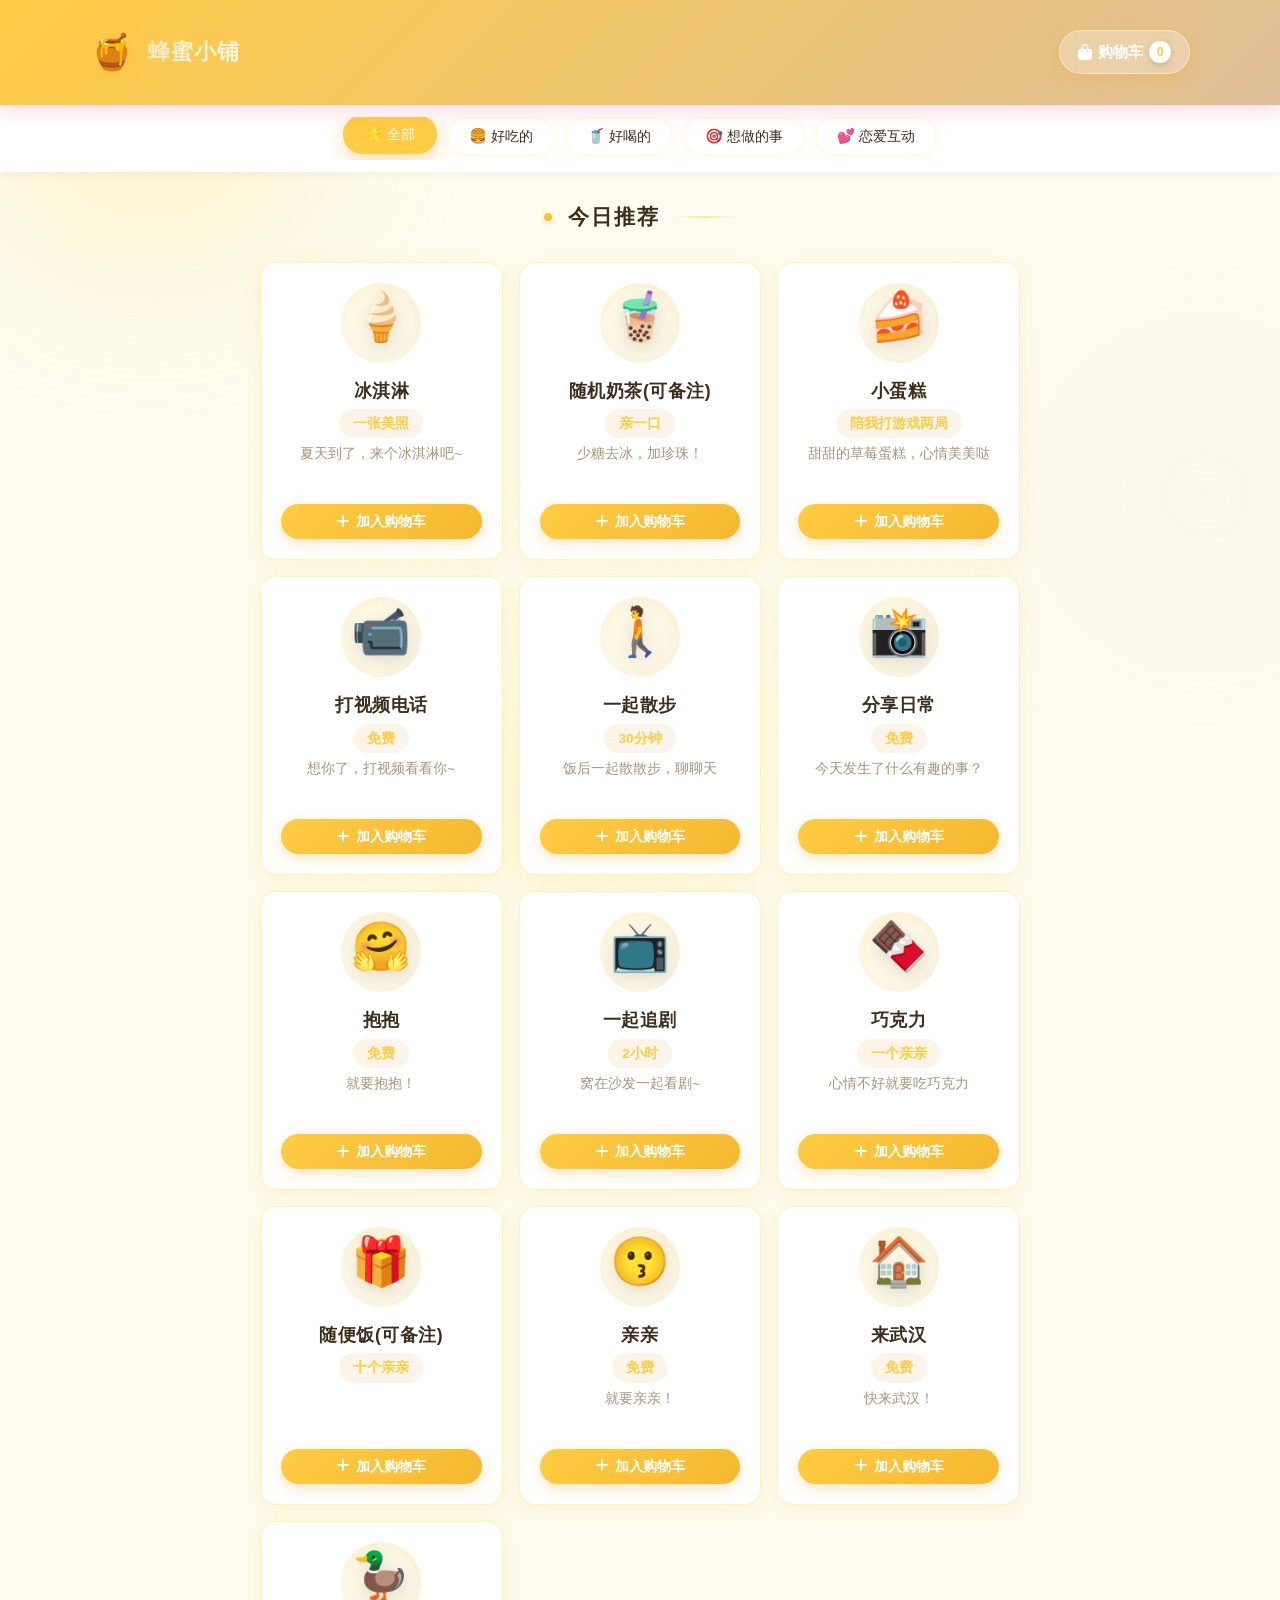
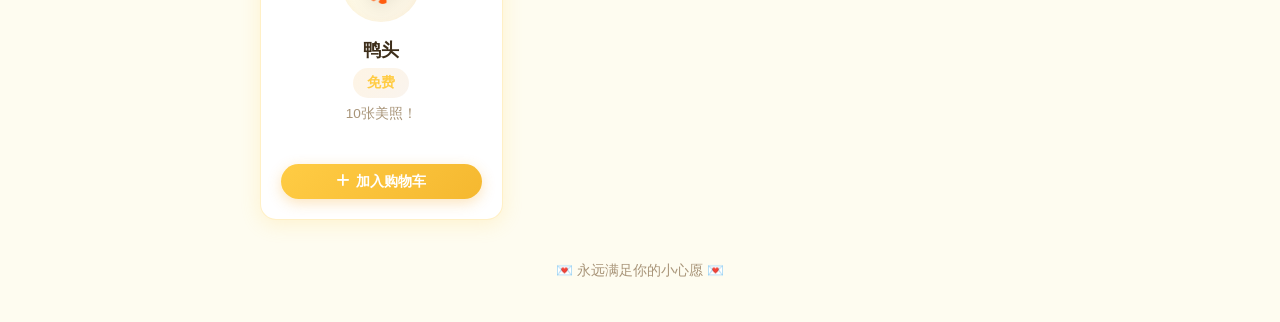
<file: index.html>
<!DOCTYPE html>
<html lang="zh-CN">
<head>
    <meta charset="UTF-8">
    <meta name="viewport" content="width=device-width, initial-scale=1.0">
    <title>🍯 蜂蜜小铺</title>
    <link rel="stylesheet" href="css/style.css">
    <link rel="stylesheet" href="css/fontawesome-free-6.7.2-web/css/all.min.css">

</head>
<body>
    <!-- 背景装饰 -->
    <div class="bg-decor">
        <div class="blob blob-1"></div>
        <div class="blob blob-2"></div>
        <div class="blob blob-3"></div>
    </div>

    <!-- 浮动爱心容器 -->
    <div class="hearts-container" id="heartsContainer"></div>

    <!-- 顶部导航 -->
    <header class="header">
        <div class="header-inner">
            <div class="header-left">
                <div class="logo-wrap">
                    <span class="logo-icon">🍯</span>
                    <div class="logo-text">
                        <h1 class="logo-title">蜂蜜小铺</h1>
                    </div>
                </div>
            </div>
            <div class="header-right">
                <button class="btn-cart" onclick="toggleCart()">
                    <span class="btn-cart-icon">
                        <i class="fas fa-shopping-bag"></i>
                    </span>
                    <span class="btn-cart-text">购物车</span>
                    <span class="cart-badge" id="cartBadge">0</span>
                </button>
            </div>
        </div>
    </header>

    <!-- 分类导航 -->
    <nav class="category-nav">
        <div class="category-list" id="categoryList"></div>
    </nav>

    <!-- 主内容区 -->
    <main class="main-content">
        <div class="section-title">
            <span class="title-dot"></span>
            <h2>今日推荐</h2>
            <span class="title-line"></span>
        </div>
        <div class="products-grid" id="productsGrid"></div>
    </main>

    <!-- 底部 -->
    <footer class="footer">
        <p>💌 永远满足你的小心愿 💌</p>
    </footer>

    <!-- 购物车侧边栏 -->
    <div class="cart-overlay" id="cartOverlay" onclick="toggleCart()"></div>
    <aside class="cart-sidebar" id="cartSidebar">
        <div class="cart-header">
            <div class="cart-header-title">
                <span class="cart-header-icon">🛒</span>
                <h2>我的购物车</h2>
            </div>
            <button class="btn-close" onclick="toggleCart()">
                <i class="fas fa-times"></i>
            </button>
        </div>
        <div class="cart-items" id="cartItems">
            <div class="cart-empty-state">
                <div class="cart-empty-emoji">🛍️</div>
                <p class="cart-empty-text">购物车空空如也~</p>
                <p class="cart-empty-sub">快去选点什么吧！</p>
            </div>
        </div>
        <div class="cart-footer" id="cartFooter" style="display:none;">
            <div class="cart-summary">
                <div class="cart-summary-row">
                    <span>商品件数</span>
                    <span class="cart-summary-value">共 <strong id="cartCount">0</strong> 件</span>
                </div>
            </div>
            <div class="cart-note-wrap">
                <label class="cart-note-label">
                    <i class="fas fa-pen"></i> 给男朋友留个言
                </label>
                <textarea class="cart-note" id="cartNote" placeholder="写点什么甜甜的话吧..." rows="2"></textarea>
            </div>
            <button class="btn-submit-order" onclick="submitOrder()">
                <span class="btn-submit-icon">
                    <i class="fas fa-paper-plane"></i>
                </span>
                <span>下单啦~</span>
                <span class="btn-shine"></span>
            </button>
        </div>
    </aside>

    <!-- Toast 提示 -->
    <div class="toast" id="toast">
        <span class="toast-icon" id="toastIcon">✓</span>
        <span class="toast-text" id="toastText"></span>
    </div>

    <script src="js/data.js"></script>
    <script src="js/app.js"></script>
</body>
</html>
</file>
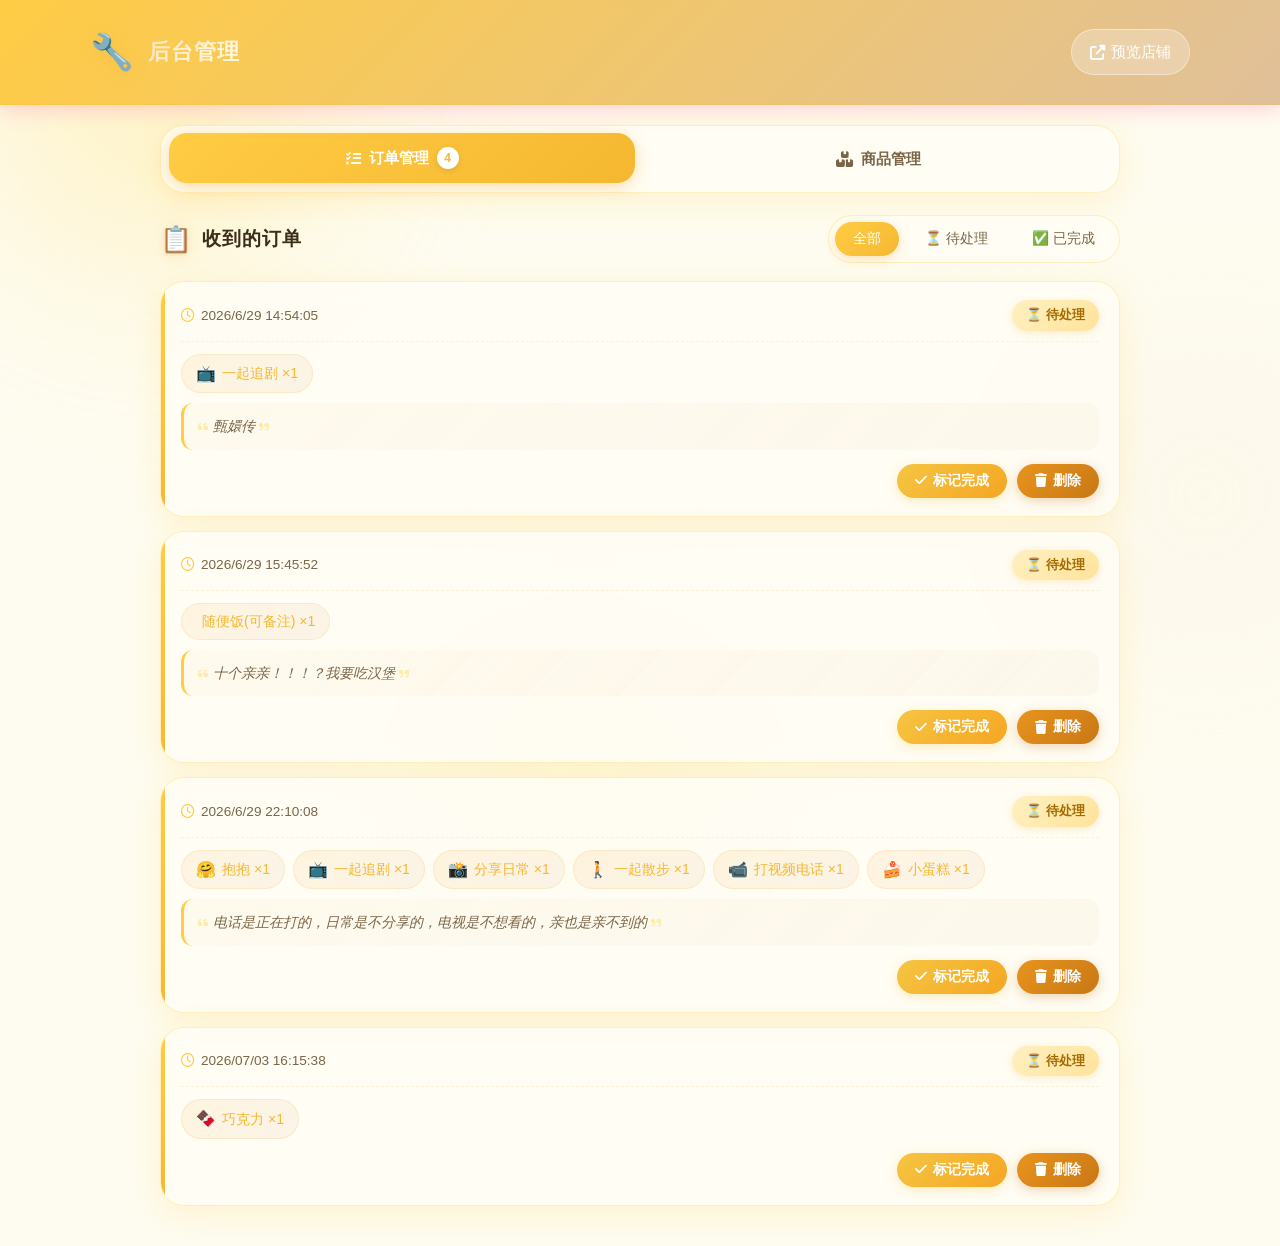
<file: admin.html>
<!DOCTYPE html>
<html lang="zh-CN">
<head>
    <meta charset="UTF-8">
    <meta name="viewport" content="width=device-width, initial-scale=1.0">
    <title>🐝 蜂蜜小铺 - 后台管理</title>
    <link rel="stylesheet" href="css/style.css">
    <link rel="stylesheet" href="css/admin.css">
    <link rel="stylesheet" href="css/fontawesome-free-6.7.2-web/css/all.min.css">
</head>
<body>
    <!-- 背景装饰 -->
    <div class="bg-decor">
        <div class="blob blob-1"></div>
        <div class="blob blob-2"></div>
        <div class="blob blob-3"></div>
    </div>

    <!-- 顶部导航 -->
    <header class="header admin-header">
        <div class="header-inner">
            <div class="header-left">
                <div class="logo-wrap">
                    <span class="logo-icon">🔧 </span>
                    <div class="logo-text">
                        <h1 class="logo-title">后台管理</h1>
                    </div>
                </div>
            </div>
            <div class="header-right">
                <a href="index.html" class="btn-outline" target="_blank">
                    <i class="fas fa-external-link-alt"></i> 预览店铺
                </a>
            </div>
        </div>
    </header>

    <div class="admin-container">
        <!-- Tab切换 -->
        <div class="admin-tabs">
            <button class="tab-btn active" onclick="switchTab('orders')">
                <span class="tab-icon"><i class="fas fa-list-check"></i></span>
                <span class="tab-text">订单管理</span>
                <span class="tab-badge" id="orderBadge">0</span>
            </button>
            <button class="tab-btn" onclick="switchTab('products')">
                <span class="tab-icon"><i class="fas fa-boxes"></i></span>
                <span class="tab-text">商品管理</span>
            </button>
        </div>

        <!-- 订单管理面板 -->
        <div class="tab-panel active" id="ordersPanel">
            <div class="panel-header">
                <div class="panel-title">
                    <span class="title-emoji">📋</span>
                    <h2>收到的订单</h2>
                </div>
                <div class="filter-btns">
                    <button class="filter-btn active" onclick="filterOrders('all')">全部</button>
                    <button class="filter-btn" onclick="filterOrders('pending')">⏳ 待处理</button>
                    <button class="filter-btn" onclick="filterOrders('done')">✅ 已完成</button>
                </div>
            </div>
            <div class="orders-list" id="ordersList">
                <div class="empty-state">
                    <div class="empty-emoji">💌</div>
                    <p class="empty-text">暂无订单~</p>
                    <p class="empty-sub">快让她来下单吧！</p>
                </div>
            </div>
        </div>

        <!-- 商品管理面板 -->
        <div class="tab-panel" id="productsPanel">
            <div class="panel-header">
                <div class="panel-title">
                    <span class="title-emoji">📦</span>
                    <h2>商品管理</h2>
                </div>
                <button class="btn-primary" onclick="showAddProduct()">
                    <i class="fas fa-plus"></i> 添加商品
                </button>
            </div>
            <div class="products-admin-list" id="productsAdminList"></div>
        </div>
    </div>

    <!-- 商品编辑弹窗 -->
    <div class="modal-overlay" id="productModal">
        <div class="modal">
            <div class="modal-header">
                <div class="modal-title-wrap">
                    <span class="modal-title-icon" id="modalIcon">➕</span>
                    <h3 id="modalTitle">添加商品</h3>
                </div>
                <button class="btn-close" onclick="closeProductModal()">
                    <i class="fas fa-times"></i>
                </button>
            </div>
            <div class="modal-body">
                <input type="hidden" id="editProductId">

                <div class="form-group">
                    <label><i class="fas fa-cookie-bite"></i> 商品名称</label>
                    <input type="text" id="productName" placeholder="如：冰淇淋🍦">
                </div>

                <div class="form-group">
                    <label><i class="fas fa-folder-open"></i> 分类</label>
                    <select id="productCategory">
                        <option value="food">🍔 好吃的</option>
                        <option value="drink">🥤 好喝的</option>
                        <option value="activity">🎯 想做的事</option>
                        <option value="love">💕 恋爱互动</option>
                    </select>
                </div>

                <div class="form-group">
                    <label><i class="fas fa-tag"></i> 价格（或描述）</label>
                    <input type="text" id="productPrice" placeholder="如：免费 / ¥15 / 一个抱抱">
                </div>

                <div class="form-group">
                    <label><i class="fas fa-face-smile"></i> Emoji图标</label>
                    <input type="text" id="productEmoji" placeholder="如：🍦" maxlength="4">
                </div>

                <div class="form-group">
                    <label><i class="fas fa-align-left"></i> 描述</label>
                    <textarea id="productDesc" rows="2" placeholder="简单描述一下这个商品~"></textarea>
                </div>
            </div>
            <div class="modal-footer">
                <button class="btn-outline" onclick="closeProductModal()">
                    <i class="fas fa-times"></i> 取消
                </button>
                <button class="btn-primary" id="btnSaveProduct" onclick="saveProduct()">
                    <i class="fas fa-check"></i> 保存
                </button>
            </div>
        </div>
    </div>

    <!-- Toast 提示 -->
    <div class="toast" id="toast">
        <span class="toast-icon"><i class="fas fa-check"></i></span>
        <span class="toast-text"></span>
    </div>

    <script src="js/data.js"></script>
    <script>
        // ========== 后台管理逻辑（内嵌版） ==========
        var currentTab = 'orders';
        var orderFilter = 'all';
        var editingProductId = null;
        var unsubscribeOrders = null;

        document.addEventListener('DOMContentLoaded', function () {
            initDefaultProducts().then(function () {
                return getOrders();
            }).then(function (orders) {
                renderOrdersFromData(orders);
                updateOrderBadge();
                startOrdersListener();
                renderProductsAdmin();
            });
        });

        function switchTab(tab) {
            currentTab = tab;
            document.querySelectorAll('.tab-btn').forEach(function (b) { b.classList.remove('active'); });
            document.querySelectorAll('.tab-panel').forEach(function (p) { p.classList.remove('active'); });
            var btns = document.querySelectorAll('.tab-btn');
            if (tab === 'orders') btns[0].classList.add('active');
            else btns[1].classList.add('active');
            document.getElementById(tab === 'orders' ? 'ordersPanel' : 'productsPanel').classList.add('active');
            if (tab === 'orders') getOrders().then(function (orders) { renderOrdersFromData(orders); });
            if (tab === 'products') renderProductsAdmin();
        }

        function startOrdersListener() {
            unsubscribeOrders = onOrdersSnapshot(function (orders) {
                renderOrdersFromData(orders);
                updateOrderBadge();
            });
        }

        function renderOrdersFromData(orders) {
            var filtered = orderFilter === 'all' ? orders : orders.filter(function (o) { return o.status === orderFilter; });
            renderOrderCards(filtered);
        }

        function renderOrderCards(filtered) {
            var container = document.getElementById('ordersList');
            if (filtered.length === 0) {
                container.innerHTML = '<div class="empty-state"><div class="empty-emoji">�</div><p class="empty-text">暂无订单~</p><p class="empty-sub">快让她来下单吧！</p></div>';
                return;
            }
            // 最新订单在最上面
            var sorted = filtered.slice().reverse();
            container.innerHTML = sorted.map(function (order) {
                var itemsHTML = order.items.map(function (item) {
                    return '<span class="order-item-tag"><span class="tag-emoji">' + (item.emoji || '') + '</span>' + item.name + ' ×' + item.qty + '</span>';
                }).join('');
                var noteHTML = order.note ? '<div class="order-note"><i class="fas fa-quote-left"></i> ' + escapeHtml(order.note) + ' <i class="fas fa-quote-right"></i></div>' : '';
                var doneBtn = order.status === 'pending' ?
                    '<button class="btn-sm btn-done" onclick="doneOrder(\'' + order._firestoreId + '\')"><i class="fas fa-check"></i> 标记完成</button>' : '';
                return '<div class="order-card ' + order.status + '">' +
                    '<div class="order-card-header">' +
                    '<span class="order-time"><i class="far fa-clock"></i> ' + (order.timeDisplay || '') + '</span>' +
                    '<span class="order-status ' + order.status + '">' + (order.status === 'pending' ? '⏳ 待处理' : '✅ 已完成') + '</span>' +
                    '</div>' +
                    '<div class="order-items">' + itemsHTML + '</div>' +
                    noteHTML +
                    '<div class="order-actions">' + doneBtn +
                    '<button class="btn-sm btn-delete" onclick="removeOrder(\'' + order._firestoreId + '\')"><i class="fas fa-trash"></i> 删除</button>' +
                    '</div>' +
                    '</div>';
            }).join('');
        }

        function escapeHtml(str) {
            var div = document.createElement('div');
            div.textContent = str;
            return div.innerHTML;
        }

        function filterOrders(filter) {
            orderFilter = filter;
            document.querySelectorAll('.filter-btn').forEach(function (b) { b.classList.remove('active'); });
            var btns = document.querySelectorAll('.filter-btn');
            if (filter === 'all') btns[0].classList.add('active');
            else if (filter === 'pending') btns[1].classList.add('active');
            else btns[2].classList.add('active');
            getOrders().then(function (orders) { renderOrdersFromData(orders); });
        }

        function doneOrder(id) {
            markOrderDone(id).then(function () {
                getOrders().then(function (orders) { renderOrdersFromData(orders); });
                updateOrderBadge();
                showToast('已标记为完成 ✅', 'success');
            });
        }

        function removeOrder(id) {
            if (confirm('确定要删除这个订单吗？')) {
                deleteOrder(id).then(function () {
                    getOrders().then(function (orders) { renderOrdersFromData(orders); });
                    updateOrderBadge();
                    showToast('订单已删除', 'success');
                });
            }
        }

        function updateOrderBadge() {
            getPendingCount().then(function (count) {
                var badge = document.getElementById('orderBadge');
                if (badge) {
                    badge.textContent = count;
                    badge.style.display = count > 0 ? 'inline-flex' : 'none';
                }
            });
        }

        function renderProductsAdmin() {
            getProducts().then(function (products) {
                var container = document.getElementById('productsAdminList');
                if (products.length === 0) {
                    container.innerHTML = '<div class="empty-state"><div class="empty-emoji">📦</div><p class="empty-text">还没有商品~</p><p class="empty-sub">点击右上角添加吧！</p></div>';
                    return;
                }
                container.innerHTML = products.map(function (p) {
                    var catInfo = (CATEGORIES[p.category] ? CATEGORIES[p.category].icon + ' ' + CATEGORIES[p.category].name : p.category);
                    return '<div class="product-admin-item">' +
                        '<div class="product-admin-emoji-wrap"><span class="product-admin-emoji">' + (p.emoji || '🎁') + '</span></div>' +
                        '<div class="product-admin-info">' +
                        '<div class="product-admin-name">' + escapeHtml(p.name) + '</div>' +
                        '<div class="product-admin-meta"><span class="meta-tag">' + catInfo + '</span><span class="meta-divider">·</span><span class="meta-price">' + escapeHtml(p.price) + '</span>' + (p.desc ? '<span class="meta-divider">·</span><span class="meta-desc">' + escapeHtml(p.desc) + '</span>' : '') + '</div>' +
                        '</div>' +
                        '<div class="product-admin-actions">' +
                        '<button class="btn-icon" title="编辑" onclick="editProduct(' + p.id + ')"><i class="fas fa-pen"></i></button>' +
                        '<button class="btn-icon danger" title="删除" onclick="removeProduct(' + p.id + ')"><i class="fas fa-trash"></i></button>' +
                        '</div>' +
                        '</div>';
                }).join('');
            });
        }

        function showAddProduct() {
            editingProductId = null;
            document.getElementById('modalTitle').textContent = '添加商品';
            document.getElementById('modalIcon').textContent = '➕';
            document.getElementById('btnSaveProduct').innerHTML = '<i class="fas fa-plus"></i> 添加';
            clearProductForm();
            document.getElementById('productModal').classList.add('show');
        }

        function editProduct(id) {
            getProducts().then(function (products) {
                var product = products.find(function (p) { return p.id === id; });
                if (!product) return;
                editingProductId = id;
                document.getElementById('modalTitle').textContent = '编辑商品';
                document.getElementById('modalIcon').textContent = '✏️';
                document.getElementById('btnSaveProduct').innerHTML = '<i class="fas fa-check"></i> 保存修改';
                document.getElementById('editProductId').value = id;
                document.getElementById('productName').value = product.name;
                document.getElementById('productCategory').value = product.category;
                document.getElementById('productPrice').value = product.price;
                document.getElementById('productEmoji').value = product.emoji || '';
                document.getElementById('productDesc').value = product.desc || '';
                document.getElementById('productModal').classList.add('show');
            });
        }

        function closeProductModal() { document.getElementById('productModal').classList.remove('show'); clearProductForm(); }
        function clearProductForm() {
            document.getElementById('editProductId').value = '';
            document.getElementById('productName').value = '';
            document.getElementById('productCategory').value = 'food';
            document.getElementById('productPrice').value = '';
            document.getElementById('productEmoji').value = '';
            document.getElementById('productDesc').value = '';
        }

        function saveProduct() {
            var name = document.getElementById('productName').value.trim();
            var category = document.getElementById('productCategory').value;
            var price = document.getElementById('productPrice').value.trim();
            var emoji = document.getElementById('productEmoji').value.trim();
            var desc = document.getElementById('productDesc').value.trim();
            if (!name) { showToast('请输入商品名称', 'error'); return; }
            if (!price) { showToast('请输入价格或描述', 'error'); return; }
            var id = document.getElementById('editProductId').value;
            var promise = id ? updateProduct(parseInt(id), { name: name, category: category, price: price, emoji: emoji, desc: desc }) : addProduct({ name: name, category: category, price: price, emoji: emoji, desc: desc });
            promise.then(function () {
                showToast(id ? '商品已更新 ✅' : '商品已添加 🎉', 'success');
                closeProductModal();
                renderProductsAdmin();
            });
        }

        function removeProduct(id) {
            if (confirm('确定要删除这个商品吗？')) {
                deleteProduct(id).then(function () { renderProductsAdmin(); showToast('商品已删除', 'success'); });
            }
        }

        function showToast(msg, type) {
            var toast = document.getElementById('toast');
            toast.querySelector('.toast-text').textContent = msg;
            var iconEl = toast.querySelector('.toast-icon');
            iconEl.innerHTML = type === 'error' ? '<i class="fas fa-exclamation"></i>' : '<i class="fas fa-check"></i>';
            toast.className = 'toast ' + (type || '') + ' show';
            clearTimeout(toast._timeout);
            toast._timeout = setTimeout(function () { toast.classList.remove('show'); }, 2200);
        }

        document.addEventListener('click', function (e) {
            var modal = document.getElementById('productModal');
            if (e.target === modal) closeProductModal();
        });
    </script>
</body>

</html>
</file>
<file: css/style.css>
/* ========== 基础样式 ========== */
:root {
    /* ===== 品牌主色（超高亮版） ===== */
    --pink: #ffcc44;           /* 主色调：亮柠檬黄（原 #ffb833） */
    --pink-soft: #ffe68a;      /* 柔和亮黄（原 #ffe08a） */
    --pink-light: #fffce6;     /* 极淡亮黄白（原 #fff9e6） */
    --pink-dark: #f5b830;      /* 深金黄（原 #f0a020） */

    /* ===== 辅助配色（整体提亮） ===== */
    --peach: #ffe6c0;          /* 浅蜜桃（原 #ffdbb5） */
    --purple: #e0c09a;         /* 暖卡其（原 #dbb588） */
    --purple-light: #faf2e3;   /* 淡燕麦（原 #f8efdd） */
    --yellow: #fff5c0;         /* 亮奶油黄（原 #fff0b3） */
    --mint: #ddf5de;           /* 清新草绿（原 #d4edd5） */
    --blue: #d0eef0;           /* 清透雾蓝（原 #c5e4e8） */

    /* ===== 背景色系（更亮更通透） ===== */
    --bg-primary: #fefcf0;     /* 主背景：几乎白中带一丝黄（原 #fef9ed） */
    --bg-soft: #fffdf5;        /* 柔和背景：奶油白（原 #fffcf0） */
    --white: #ffffff;

    /* ===== 文字色系（略加深以保证可读性） ===== */
    --text-primary: #3d2e1a;   /* 深褐（原 #4a3520，略深） */
    --text-secondary: #7a6548; /* 中褐（原 #8b7355，略深） */
    --text-light: #a89478;     /* 浅卡其（原 #b5a089，略深） */

    /* ===== 玻璃态效果（更透亮） ===== */
    --glass-bg: rgba(255, 253, 245, 0.80);  /* 更透（原 0.75） */
    --glass-border: rgba(255, 204, 68, 0.30); /* 亮黄边框（原 0.25） */
    --glass-shadow: 0 8px 32px rgba(255, 204, 68, 0.20);
    --glass-shadow-hover: 0 12px 40px rgba(255, 204, 68, 0.35);

    /* ===== 圆角规范 ===== */
    --radius-sm: 12px;
    --radius-md: 18px;
    --radius-lg: 24px;
    --radius-xl: 32px;

    /* ===== 动效曲线 ===== */
    --transition: all 0.35s cubic-bezier(0.4, 0, 0.2, 1);
    --transition-slow: all 0.5s cubic-bezier(0.34, 1.56, 0.64, 1);

    /* ===== 阴影（更亮） ===== */
    --shadow: 0 4px 20px rgba(255, 204, 68, 0.20);
    --shadow-lg: 0 8px 40px rgba(255, 204, 68, 0.30);
    --radius: 16px;
}

* {
    margin: 0;
    padding: 0;
    box-sizing: border-box;
}

body {
    font-family: 'PingFang SC', 'Microsoft YaHei', -apple-system, BlinkMacSystemFont, 'Segoe UI', sans-serif;
    background: var(--bg-primary);
    color: var(--text-primary);
    min-height: 100vh;
    position: relative;
    overflow-x: hidden;
    line-height: 1.6;
    -webkit-font-smoothing: antialiased;
}

button {
    font-family: inherit;
    cursor: pointer;
    border: none;
    outline: none;
}

/* ========== 背景装饰 - 流动的彩色光斑 ========== */
.bg-decor {
    position: fixed;
    inset: 0;
    overflow: hidden;
    z-index: 0;
    pointer-events: none;
}

.blob {
    position: absolute;
    border-radius: 50%;
    filter: blur(80px);
    opacity: 0.55;
    animation: blobFloat 20s ease-in-out infinite;
}

.blob-1 {
    width: 500px;
    height: 500px;
    background: radial-gradient(circle, var(--pink-soft) 0%, transparent 70%);
    top: -150px;
    left: -100px;
    animation-delay: 0s;
}

.blob-2 {
    width: 450px;
    height: 450px;
    background: radial-gradient(circle, var(--purple-light) 0%, transparent 70%);
    top: 30%;
    right: -150px;
    animation-delay: -7s;
}

.blob-3 {
    width: 400px;
    height: 400px;
    background: radial-gradient(circle, var(--yellow) 0%, transparent 70%);
    bottom: -100px;
    left: 30%;
    animation-delay: -14s;
}

@keyframes blobFloat {

    0%,
    100% {
        transform: translate(0, 0) scale(1);
    }

    25% {
        transform: translate(50px, -30px) scale(1.1);
    }

    50% {
        transform: translate(-30px, 40px) scale(0.95);
    }

    75% {
        transform: translate(40px, 30px) scale(1.05);
    }
}

/* ========== 浮动爱心 ========== */
.hearts-container {
    position: fixed;
    inset: 0;
    pointer-events: none;
    z-index: 1;
    overflow: hidden;
}

.floating-heart {
    position: absolute;
    font-size: 20px;
    opacity: 0;
    animation: heartFloat 3s ease-out forwards;
    pointer-events: none;
}

@keyframes heartFloat {
    0% {
        opacity: 1;
        transform: translateY(0) scale(0.5) rotate(0deg);
    }

    50% {
        opacity: 0.8;
        transform: translateY(-80px) scale(1.2) rotate(15deg);
    }

    100% {
        opacity: 0;
        transform: translateY(-180px) scale(0.8) rotate(-15deg);
    }
}

/* ========== 顶部导航 ========== */
.header {
    position: sticky;
    top: 0;
    z-index: 100;
    padding: 18px 20px;
    background: linear-gradient(180deg, rgba(255, 246, 250, 0.95) 0%, rgba(255, 246, 250, 0.7) 100%);
    backdrop-filter: blur(20px);
    -webkit-backdrop-filter: blur(20px);
    border-bottom: 1px solid rgba(245, 166, 35, 0.1);
}

.header-inner {
    max-width: 1100px;
    margin: 0 auto;
    display: flex;
    align-items: center;
    justify-content: space-between;
    gap: 16px;
}

.header-left {
    flex: 1;
}

.logo-wrap {
    display: flex;
    align-items: center;
    gap: 14px;
}

.logo-icon {
    font-size: 2.2rem;
    animation: heartBeat 1.8s ease-in-out infinite;
    display: inline-block;
    filter: drop-shadow(0 2px 8px rgba(245, 166, 35, 0.3));
}

@keyframes heartBeat {

    0%,
    100% {
        transform: scale(1);
    }

    14% {
        transform: scale(1.15);
    }

    28% {
        transform: scale(1);
    }

    42% {
        transform: scale(1.12);
    }

    70% {
        transform: scale(1);
    }
}

.logo-title {
    font-size: 1.35rem;
    font-weight: 700;
    background: linear-gradient(135deg, var(--peach) 0%, var(--pink-light) 100%);
    -webkit-background-clip: text;
    -webkit-text-fill-color: transparent;
    background-clip: text;
    letter-spacing: 1px;
    line-height: 1.2;
}

.logo-sub {
    font-size: 0.82rem;
    color: var(--text-secondary);
    margin-top: 2px;
}

.btn-cart {
    display: flex;
    align-items: center;
    gap: 10px;
    padding: 12px 22px;
    background: linear-gradient(135deg, var(--pink) 0%, var(--pink-dark) 100%);
    color: white;
    border-radius: 50px;
    font-size: 0.95rem;
    font-weight: 600;
    transition: var(--transition);
    box-shadow: 0 4px 16px rgba(245, 166, 35, 0.35);
    position: relative;
    overflow: hidden;
}

.btn-cart:hover {
    transform: translateY(-2px);
    box-shadow: 0 6px 24px rgba(245, 166, 35, 0.5);
}

.btn-cart:active {
    transform: translateY(0) scale(0.98);
}

.btn-cart-icon {
    position: relative;
    display: inline-flex;
    align-items: center;
    justify-content: center;
}

.btn-cart-icon i {
    font-size: 1rem;
}

.cart-badge {
    min-width: 20px;
    height: 20px;
    background: #fff;
    color: var(--pink-dark);
    border-radius: 50%;
    font-size: 0.7rem;
    font-weight: 700;
    display: flex;
    align-items: center;
    justify-content: center;
    box-shadow: 0 2px 6px rgba(0, 0, 0, 0.15);
    padding: 0 5px;
    animation: badgePop 0.3s ease;
}

@keyframes badgePop {
    0% {
        transform: scale(0);
    }

    60% {
        transform: scale(1.3);
    }

    100% {
        transform: scale(1);
    }
}

/* ========== 分类导航 ========== */
.category-nav {
    position: sticky;
    top: 88px;
    z-index: 99;
    padding: 16px 20px 12px;
}

.category-list {
    max-width: 1100px;
    margin: 0 auto;
    display: flex;
    gap: 10px;
    overflow-x: auto;
    padding-bottom: 4px;
    scrollbar-width: none;
}

.category-list::-webkit-scrollbar {
    display: none;
}

.cat-btn {
    flex-shrink: 0;
    padding: 11px 20px;
    background: var(--glass-bg);
    border: 1.5px solid var(--glass-border);
    color: var(--text-primary);
    border-radius: 50px;
    font-size: 0.9rem;
    font-weight: 500;
    transition: var(--transition);
    white-space: nowrap;
    backdrop-filter: blur(10px);
    box-shadow: 0 2px 12px rgba(245, 166, 35, 0.08);
    display: inline-flex;
    align-items: center;
    gap: 6px;
}

.cat-btn:hover {
    transform: translateY(-2px);
    box-shadow: 0 6px 20px rgba(245, 166, 35, 0.18);
    border-color: var(--pink-soft);
}

.cat-btn.active {
    background: linear-gradient(135deg, var(--pink) 0%, var(--pink-dark) 100%);
    color: white;
    border-color: transparent;
    box-shadow: 0 6px 20px rgba(245, 166, 35, 0.4);
    transform: translateY(-2px);
}

/* ========== 主内容区 ========== */
.main-content {
    max-width: 1100px;
    margin: 0 auto;
    padding: 20px 20px 40px;
    position: relative;
    z-index: 2;
}

.section-title {
    display: flex;
    align-items: center;
    justify-content: center;
    gap: 16px;
    margin-bottom: 28px;
    margin-top: 8px;
}

.section-title h2 {
    font-size: 1.3rem;
    font-weight: 700;
    color: var(--text-primary);
    letter-spacing: 2px;
}

.title-dot {
    width: 8px;
    height: 8px;
    background: linear-gradient(135deg, var(--pink), var(--pink-dark));
    border-radius: 50%;
    box-shadow: 0 2px 6px rgba(245, 166, 35, 0.4);
}

.title-line {
    width: 60px;
    height: 2px;
    background: linear-gradient(90deg, transparent, var(--pink-soft), transparent);
    border-radius: 2px;
}

/* ========== 商品网格 ========== */
.products-grid {
    display: grid;
    grid-template-columns: repeat(auto-fill, minmax(220px, 1fr));
    gap: 18px;
}

.product-card {
    background: var(--glass-bg);
    border: 1.5px solid var(--glass-border);
    border-radius: var(--radius-lg);
    padding: 24px 18px;
    text-align: center;
    box-shadow: var(--glass-shadow);
    transition: var(--transition-slow);
    backdrop-filter: blur(14px);
    -webkit-backdrop-filter: blur(14px);
    position: relative;
    overflow: hidden;
    cursor: pointer;
    animation: cardFadeIn 0.5s ease backwards;
}

@keyframes cardFadeIn {
    from {
        opacity: 0;
        transform: translateY(20px);
    }

    to {
        opacity: 1;
        transform: translateY(0);
    }
}

.product-card:nth-child(1) {
    animation-delay: 0.05s;
}

.product-card:nth-child(2) {
    animation-delay: 0.1s;
}

.product-card:nth-child(3) {
    animation-delay: 0.15s;
}

.product-card:nth-child(4) {
    animation-delay: 0.2s;
}

.product-card:nth-child(5) {
    animation-delay: 0.25s;
}

.product-card:nth-child(6) {
    animation-delay: 0.3s;
}

.product-card:nth-child(n+7) {
    animation-delay: 0.35s;
}

.product-card::before {
    content: '';
    position: absolute;
    top: 0;
    left: 0;
    right: 0;
    height: 3px;
    background: linear-gradient(90deg, var(--pink), var(--purple), var(--pink));
    background-size: 200% 100%;
    transform: scaleX(0);
    transform-origin: left;
    transition: transform 0.4s ease;
    animation: gradientMove 3s linear infinite;
}

@keyframes gradientMove {
    0% {
        background-position: 0% 50%;
    }

    100% {
        background-position: 200% 50%;
    }
}

.product-card:hover {
    transform: translateY(-8px);
    box-shadow: var(--glass-shadow-hover);
    border-color: var(--pink-soft);
}

.product-card:hover::before {
    transform: scaleX(1);
}

.product-emoji-wrap {
    width: 80px;
    height: 80px;
    margin: 0 auto 14px;
    background: linear-gradient(135deg, var(--pink-light) 0%, var(--purple-light) 100%);
    border-radius: 50%;
    display: flex;
    align-items: center;
    justify-content: center;
    transition: var(--transition-slow);
    box-shadow: inset 0 4px 10px rgba(245, 166, 35, 0.1);
}

.product-card:hover .product-emoji-wrap {
    transform: scale(1.1) rotate(-8deg);
    background: linear-gradient(135deg, var(--pink-soft) 0%, var(--purple) 100%);
}

.product-emoji {
    font-size: 2.5rem;
    transition: var(--transition);
    filter: drop-shadow(0 4px 8px rgba(0, 0, 0, 0.1));
}

.product-card:hover .product-emoji {
    transform: scale(1.15) rotate(10deg);
}

.product-name {
    font-size: 1.05rem;
    font-weight: 700;
    color: var(--text-primary);
    margin-bottom: 6px;
    letter-spacing: 0.5px;
}

.product-price {
    display: inline-block;
    padding: 4px 14px;
    background: linear-gradient(135deg, rgba(245, 166, 35, 0.12), rgba(212, 165, 116, 0.12));
    color: var(--pink-dark);
    border-radius: 50px;
    font-size: 0.85rem;
    font-weight: 600;
    margin-bottom: 8px;
}

.product-desc {
    color: var(--text-secondary);
    font-size: 0.82rem;
    line-height: 1.5;
    min-height: 2.5em;
    margin-bottom: 14px;
}

.product-add-btn {
    width: 100%;
    padding: 11px 16px;
    background: linear-gradient(135deg, var(--pink) 0%, var(--pink-dark) 100%);
    color: white;
    border-radius: 50px;
    font-size: 0.9rem;
    font-weight: 600;
    transition: var(--transition);
    display: inline-flex;
    align-items: center;
    justify-content: center;
    gap: 6px;
    box-shadow: 0 4px 14px rgba(245, 166, 35, 0.3);
    position: relative;
    overflow: hidden;
}

.product-add-btn::before {
    content: '';
    position: absolute;
    top: 0;
    left: -100%;
    width: 100%;
    height: 100%;
    background: linear-gradient(90deg, transparent, rgba(255, 255, 255, 0.35), transparent);
    transition: left 0.5s ease;
}

.product-add-btn:hover::before {
    left: 100%;
}

.product-add-btn:hover {
    transform: scale(1.03);
    box-shadow: 0 6px 20px rgba(245, 166, 35, 0.5);
}

.product-add-btn:active {
    transform: scale(0.97);
}

/* ========== 底部 ========== */
.footer {
    text-align: center;
    padding: 20px 20px 40px;
    color: var(--text-light);
    font-size: 0.85rem;
    position: relative;
    z-index: 2;
}

/* ========== 购物车遮罩 & 侧边栏 ========== */
.cart-overlay {
    position: fixed;
    inset: 0;
    background: rgba(61, 44, 58, 0.4);
    backdrop-filter: blur(6px);
    -webkit-backdrop-filter: blur(6px);
    z-index: 200;
    opacity: 0;
    pointer-events: none;
    transition: opacity 0.35s ease;
}

.cart-overlay.show {
    opacity: 1;
    pointer-events: auto;
}

.cart-sidebar {
    position: fixed;
    top: 0;
    right: 0;
    width: 420px;
    max-width: 92vw;
    height: 100vh;
    background: linear-gradient(180deg, #fffafc 0%, #fff5f9 100%);
    z-index: 201;
    box-shadow: -8px 0 40px rgba(245, 166, 35, 0.2);
    transform: translateX(100%);
    transition: transform 0.45s cubic-bezier(0.34, 1.56, 0.64, 1);
    display: flex;
    flex-direction: column;
    border-left: 1px solid rgba(245, 166, 35, 0.1);
}

.cart-sidebar.show {
    transform: translateX(0);
}

.cart-header {
    padding: 22px 24px;
    border-bottom: 1px solid rgba(245, 166, 35, 0.12);
    display: flex;
    justify-content: space-between;
    align-items: center;
    background: linear-gradient(135deg, rgba(255, 247, 230, 0.6) 0%, rgba(247, 236, 217, 0.4) 100%);
}

.cart-header-title {
    display: flex;
    align-items: center;
    gap: 10px;
}

.cart-header-icon {
    font-size: 1.6rem;
    animation: cartBounce 2s ease-in-out infinite;
    display: inline-block;
}

@keyframes cartBounce {

    0%,
    100% {
        transform: translateY(0) rotate(0deg);
    }

    50% {
        transform: translateY(-4px) rotate(-5deg);
    }
}

.cart-header h2 {
    font-size: 1.25rem;
    font-weight: 700;
    background: linear-gradient(135deg, var(--pink-dark) 0%, var(--purple) 100%);
    -webkit-background-clip: text;
    -webkit-text-fill-color: transparent;
    background-clip: text;
    letter-spacing: 1px;
}

.btn-close {
    width: 38px;
    height: 38px;
    border-radius: 50%;
    background: rgba(245, 166, 35, 0.1);
    color: var(--text-secondary);
    font-size: 0.95rem;
    display: flex;
    align-items: center;
    justify-content: center;
    transition: var(--transition);
}

.btn-close:hover {
    background: var(--pink);
    color: white;
    transform: rotate(90deg);
}

.cart-items {
    flex: 1;
    overflow-y: auto;
    padding: 18px 20px;
}

.cart-items::-webkit-scrollbar {
    width: 6px;
}

.cart-items::-webkit-scrollbar-track {
    background: transparent;
}

.cart-items::-webkit-scrollbar-thumb {
    background: var(--pink-soft);
    border-radius: 3px;
}

/* 购物车空状态 */
.cart-empty-state {
    text-align: center;
    padding: 60px 20px;
    color: var(--text-light);
}

.cart-empty-emoji {
    font-size: 4rem;
    margin-bottom: 12px;
    animation: emptyFloat 3s ease-in-out infinite;
    display: inline-block;
}

@keyframes emptyFloat {

    0%,
    100% {
        transform: translateY(0);
    }

    50% {
        transform: translateY(-8px);
    }
}

.cart-empty-text {
    font-size: 1.05rem;
    font-weight: 600;
    color: var(--text-secondary);
    margin-bottom: 4px;
}

.cart-empty-sub {
    font-size: 0.85rem;
    color: var(--text-light);
}

/* 购物车商品项 */
.cart-item {
    display: flex;
    align-items: center;
    gap: 12px;
    padding: 14px;
    border-radius: var(--radius-md);
    background: var(--glass-bg);
    border: 1.5px solid var(--glass-border);
    margin-bottom: 10px;
    backdrop-filter: blur(10px);
    animation: cartItemSlide 0.4s cubic-bezier(0.34, 1.56, 0.64, 1);
    transition: var(--transition);
}

@keyframes cartItemSlide {
    from {
        opacity: 0;
        transform: translateX(40px) scale(0.9);
    }

    to {
        opacity: 1;
        transform: translateX(0) scale(1);
    }
}

.cart-item:hover {
    border-color: var(--pink-soft);
    box-shadow: 0 4px 16px rgba(245, 166, 35, 0.15);
    transform: translateX(-2px);
}

.cart-item-emoji-wrap {
    width: 48px;
    height: 48px;
    border-radius: 50%;
    background: linear-gradient(135deg, var(--pink-light) 0%, var(--purple-light) 100%);
    display: flex;
    align-items: center;
    justify-content: center;
    flex-shrink: 0;
}

.cart-item-emoji {
    font-size: 1.6rem;
}

.cart-item-info {
    flex: 1;
    min-width: 0;
}

.cart-item-name {
    font-weight: 600;
    font-size: 0.95rem;
    color: var(--text-primary);
    margin-bottom: 2px;
}

.cart-item-price {
    color: var(--pink-dark);
    font-size: 0.8rem;
    font-weight: 600;
}

.cart-item-qty {
    display: flex;
    align-items: center;
    gap: 4px;
    background: var(--pink-light);
    border-radius: 50px;
    padding: 2px;
}

.qty-btn {
    width: 28px;
    height: 28px;
    border-radius: 50%;
    background: white;
    color: var(--pink-dark);
    font-size: 0.9rem;
    font-weight: 700;
    display: flex;
    align-items: center;
    justify-content: center;
    transition: var(--transition);
    box-shadow: 0 2px 6px rgba(245, 166, 35, 0.15);
}

.qty-btn:hover {
    background: var(--pink);
    color: white;
    transform: scale(1.1);
}

.qty-btn:active {
    transform: scale(0.9);
}

.qty-num {
    min-width: 28px;
    text-align: center;
    font-weight: 700;
    font-size: 0.9rem;
    color: var(--text-primary);
}

.cart-item-remove {
    width: 32px;
    height: 32px;
    border-radius: 50%;
    background: rgba(255, 204, 204, 0.3);
    color: var(--pink-dark);
    font-size: 0.8rem;
    display: flex;
    align-items: center;
    justify-content: center;
    transition: var(--transition);
    flex-shrink: 0;
}

.cart-item-remove:hover {
    background: var(--pink-dark);
    color: white;
    transform: rotate(-15deg) scale(1.1);
}

/* 购物车底部 */
.cart-footer {
    padding: 18px 24px 24px;
    border-top: 1px solid rgba(245, 166, 35, 0.12);
    background: linear-gradient(180deg, transparent 0%, rgba(255, 247, 230, 0.5) 100%);
}

.cart-summary {
    background: var(--glass-bg);
    border: 1.5px solid var(--glass-border);
    border-radius: var(--radius-sm);
    padding: 12px 16px;
    margin-bottom: 12px;
    backdrop-filter: blur(10px);
}

.cart-summary-row {
    display: flex;
    justify-content: space-between;
    align-items: center;
    font-size: 0.9rem;
    color: var(--text-secondary);
}

.cart-summary-value {
    font-size: 0.9rem;
}

.cart-summary-value strong {
    color: var(--pink-dark);
    font-size: 1.1rem;
    font-weight: 700;
    margin: 0 2px;
}

.cart-note-wrap {
    margin-bottom: 14px;
}

.cart-note-label {
    display: flex;
    align-items: center;
    gap: 6px;
    font-size: 0.82rem;
    color: var(--text-secondary);
    margin-bottom: 6px;
    font-weight: 500;
}

.cart-note-label i {
    color: var(--pink);
}

.cart-note {
    width: 100%;
    padding: 12px 14px;
    border: 1.5px solid rgba(245, 166, 35, 0.2);
    border-radius: var(--radius-sm);
    font-size: 0.88rem;
    resize: none;
    font-family: inherit;
    transition: var(--transition);
    background: white;
    color: var(--text-primary);
}

.cart-note:focus {
    outline: none;
    border-color: var(--pink);
    box-shadow: 0 0 0 4px rgba(245, 166, 35, 0.12);
}

.cart-note::placeholder {
    color: var(--text-light);
}

.btn-submit-order {
    position: relative;
    width: 100%;
    padding: 15px;
    background: linear-gradient(135deg, var(--pink) 0%, var(--pink-dark) 50%, var(--purple) 100%);
    background-size: 200% 200%;
    color: white;
    border-radius: 50px;
    font-size: 1.05rem;
    font-weight: 700;
    letter-spacing: 1px;
    transition: var(--transition);
    box-shadow: 0 6px 24px rgba(245, 166, 35, 0.4);
    display: inline-flex;
    align-items: center;
    justify-content: center;
    gap: 8px;
    overflow: hidden;
    animation: gradientShift 4s ease infinite;
}

@keyframes gradientShift {

    0%,
    100% {
        background-position: 0% 50%;
    }

    50% {
        background-position: 100% 50%;
    }
}

.btn-submit-icon {
    display: inline-flex;
    transition: var(--transition);
}

.btn-submit-order:hover .btn-submit-icon {
    transform: translateX(4px) rotate(-15deg);
}

.btn-submit-order:hover {
    transform: translateY(-3px);
    box-shadow: 0 10px 30px rgba(245, 166, 35, 0.55);
}

.btn-submit-order:active {
    transform: translateY(-1px) scale(0.98);
}

.btn-shine {
    position: absolute;
    top: 0;
    left: -100%;
    width: 50%;
    height: 100%;
    background: linear-gradient(90deg, transparent, rgba(255, 255, 255, 0.4), transparent);
    transform: skewX(-20deg);
    animation: shine 3s ease-in-out infinite;
}

@keyframes shine {
    0% {
        left: -100%;
    }

    60%,
    100% {
        left: 200%;
    }
}

/* ========== Toast ========== */
.toast {
    position: fixed;
    top: 30px;
    left: 50%;
    transform: translateX(-50%) translateY(-150%);
    display: flex;
    align-items: center;
    gap: 10px;
    padding: 14px 28px;
    background: white;
    border-radius: 50px;
    box-shadow: 0 10px 40px rgba(245, 166, 35, 0.3);
    z-index: 999;
    transition: transform 0.5s cubic-bezier(0.34, 1.56, 0.64, 1);
    font-size: 0.92rem;
    font-weight: 500;
    border: 1.5px solid rgba(245, 166, 35, 0.15);
    white-space: nowrap;
    max-width: 90vw;
}

.toast.show {
    transform: translateX(-50%) translateY(0);
}

.toast-icon {
    width: 28px;
    height: 28px;
    border-radius: 50%;
    background: linear-gradient(135deg, var(--pink), var(--pink-dark));
    color: white;
    display: flex;
    align-items: center;
    justify-content: center;
    font-size: 0.8rem;
    flex-shrink: 0;
    animation: iconPop 0.5s ease;
}

@keyframes iconPop {
    0% {
        transform: scale(0) rotate(-180deg);
    }

    60% {
        transform: scale(1.2) rotate(10deg);
    }

    100% {
        transform: scale(1) rotate(0deg);
    }
}

.toast-text {
    color: var(--text-primary);
}

.toast.error .toast-icon {
    background: linear-gradient(135deg, #e8941d, #c97715);
}

/* ========== 订单提交成功动画 ========== */
.success-animation {
    position: fixed;
    inset: 0;
    z-index: 300;
    display: flex;
    align-items: center;
    justify-content: center;
    flex-direction: column;
    background: rgba(255, 250, 252, 0.85);
    backdrop-filter: blur(12px);
    -webkit-backdrop-filter: blur(12px);
    animation: fadeIn 0.4s ease;
}

@keyframes fadeIn {
    from {
        opacity: 0;
    }

    to {
        opacity: 1;
    }
}

.success-icon {
    font-size: 6rem;
    animation: successBounce 0.8s cubic-bezier(0.34, 1.56, 0.64, 1);
    filter: drop-shadow(0 8px 20px rgba(245, 166, 35, 0.4));
    margin-bottom: 16px;
}

@keyframes successBounce {
    0% {
        transform: scale(0) rotate(-180deg);
        opacity: 0;
    }

    50% {
        transform: scale(1.3) rotate(20deg);
    }

    70% {
        transform: scale(0.9) rotate(-10deg);
    }

    100% {
        transform: scale(1) rotate(0deg);
        opacity: 1;
    }
}

.success-text {
    font-size: 1.8rem;
    font-weight: 700;
    background: linear-gradient(135deg, var(--pink-dark) 0%, var(--purple) 100%);
    -webkit-background-clip: text;
    -webkit-text-fill-color: transparent;
    background-clip: text;
    margin-bottom: 8px;
    letter-spacing: 2px;
}

.success-sub {
    color: var(--text-secondary);
    font-size: 0.95rem;
}

/* 成功时飞出的小爱心 */
.success-hearts {
    position: absolute;
    pointer-events: none;
}

/* ========== 响应式 ========== */
@media (max-width: 768px) {
    .header {
        padding: 14px 16px;
    }

    .logo-title {
        font-size: 1.1rem;
    }

    .logo-sub {
        font-size: 0.75rem;
    }

    .logo-icon {
        font-size: 1.8rem;
    }

    .btn-cart {
        padding: 10px 16px;
        font-size: 0.85rem;
    }

    .category-nav {
        top: 74px;
        padding: 12px 14px 8px;
    }

    .cat-btn {
        padding: 9px 16px;
        font-size: 0.82rem;
    }

    .main-content {
        padding: 16px 14px 30px;
    }

    .products-grid {
        grid-template-columns: repeat(2, 1fr);
        gap: 12px;
    }

    .product-card {
        padding: 18px 14px;
    }

    .product-emoji-wrap {
        width: 64px;
        height: 64px;
    }

    .product-emoji {
        font-size: 2rem;
    }

    .product-name {
        font-size: 0.95rem;
    }

    .product-desc {
        font-size: 0.75rem;
        min-height: auto;
        margin-bottom: 10px;
    }

    .product-add-btn {
        padding: 9px 12px;
        font-size: 0.82rem;
    }

    .cart-sidebar {
        width: 100%;
        max-width: 100%;
        border-radius: var(--radius-xl) var(--radius-xl) 0 0;
        top: auto;
        bottom: 0;
        height: 85vh;
        transform: translateY(100%);
    }

    .cart-sidebar.show {
        transform: translateY(0);
    }

    .section-title h2 {
        font-size: 1.1rem;
    }

    .toast {
        padding: 12px 20px;
        font-size: 0.85rem;
    }
}

@media (max-width: 400px) {
    .products-grid {
        grid-template-columns: 1fr;
    }
}

/* ========== Header ========== */
.header {
    background: linear-gradient(135deg, var(--pink) 0%, var(--purple) 100%);
    color: white;
    padding: 24px 20px;
    text-align: center;
    position: sticky;
    top: 0;
    z-index: 100;
    box-shadow: 0 4px 20px rgba(255, 107, 157, 0.3);
}

.header-content {
    max-width: 800px;
    margin: 0 auto;
    position: relative;
}

.logo {
    font-size: 1.8rem;
    font-weight: 700;
    letter-spacing: 2px;
}

.subtitle {
    font-size: 0.95rem;
    opacity: 0.9;
    margin-top: 6px;
}

.header-actions {
    position: absolute;
    right: 0;
    top: 50%;
    transform: translateY(-50%);
    display: flex;
    gap: 10px;
}

.btn-cart {
    background: rgba(255, 255, 255, 0.25);
    border: 1px solid rgba(255, 255, 255, 0.4);
    color: white;
    padding: 10px 18px;
    border-radius: 50px;
    cursor: pointer;
    font-size: 0.95rem;
    display: flex;
    align-items: center;
    gap: 6px;
    transition: var(--transition);
    backdrop-filter: blur(10px);
}

.btn-cart:hover {
    background: rgba(255, 255, 255, 0.4);
    transform: translateY(-2px);
}

.cart-badge {
    background: white;
    color: var(--pink);
    border-radius: 50%;
    width: 22px;
    height: 22px;
    display: flex;
    align-items: center;
    justify-content: center;
    font-size: 0.75rem;
    font-weight: 700;
}

/* ========== 分类导航 ========== */
.category-nav {
    background: var(--white);
    padding: 12px 20px;
    position: sticky;
    top: 100px;
    z-index: 90;
    box-shadow: 0 2px 10px rgba(0, 0, 0, 0.05);
    overflow-x: auto;
}

.category-list {
    display: flex;
    gap: 10px;
    max-width: 800px;
    margin: 0 auto;
    flex-wrap: wrap;
    justify-content: center;
}

.cat-btn {
    padding: 8px 20px;
    border-radius: 50px;
    border: 2px solid var(--pink-light);
    background: white;
    color: var(--text);
    cursor: pointer;
    font-size: 0.9rem;
    transition: var(--transition);
    white-space: nowrap;
}

.cat-btn:hover,
.cat-btn.active {
    background: var(--pink);
    color: white;
    border-color: var(--pink);
}

/* ========== 商品网格 ========== */
.main-content {
    max-width: 800px;
    margin: 0 auto;
    padding: 20px;
}

.products-grid {
    display: grid;
    grid-template-columns: repeat(auto-fill, minmax(220px, 1fr));
    gap: 16px;
}

.product-card {
    background: var(--white);
    border-radius: var(--radius);
    padding: 20px;
    text-align: center;
    box-shadow: var(--shadow);
    transition: var(--transition);
    cursor: pointer;
    position: relative;
    overflow: hidden;
}

.product-card::before {
    content: '';
    position: absolute;
    top: 0;
    left: 0;
    right: 0;
    height: 4px;
    background: linear-gradient(90deg, var(--pink), var(--purple));
    transform: scaleX(0);
    transition: var(--transition);
}

.product-card:hover {
    transform: translateY(-4px);
    box-shadow: var(--shadow-lg);
}

.product-card:hover::before {
    transform: scaleX(1);
}

.product-emoji {
    font-size: 3rem;
    margin-bottom: 10px;
}

.product-name {
    font-size: 1.1rem;
    font-weight: 600;
    margin-bottom: 4px;
}

.product-price {
    color: var(--pink);
    font-size: 0.85rem;
    margin-bottom: 6px;
}

.product-desc {
    color: var(--text-light);
    font-size: 0.85rem;
    line-height: 1.4;
}

.product-add-btn {
    margin-top: 12px;
    background: linear-gradient(135deg, var(--pink), var(--pink-dark));
    color: white;
    border: none;
    padding: 8px 24px;
    border-radius: 50px;
    cursor: pointer;
    font-size: 0.9rem;
    transition: var(--transition);
    width: 100%;
}

.product-add-btn:hover {
    transform: scale(1.03);
    box-shadow: 0 4px 15px rgba(255, 107, 157, 0.4);
}

.product-add-btn:active {
    transform: scale(0.97);
}

/* ========== 购物车侧边栏 ========== */
.cart-overlay {
    position: fixed;
    inset: 0;
    background: rgba(0, 0, 0, 0.4);
    z-index: 200;
    display: none;
    backdrop-filter: blur(2px);
}

.cart-overlay.show {
    display: block;
}

.cart-sidebar {
    position: fixed;
    top: 0;
    right: -420px;
    width: 400px;
    max-width: 90vw;
    height: 100vh;
    background: var(--white);
    z-index: 201;
    box-shadow: -4px 0 30px rgba(0, 0, 0, 0.15);
    transition: var(--transition);
    display: flex;
    flex-direction: column;
}

.cart-sidebar.show {
    right: 0;
}

.cart-header {
    padding: 20px;
    border-bottom: 1px solid #f0f0f0;
    display: flex;
    justify-content: space-between;
    align-items: center;
}

.cart-header h2 {
    font-size: 1.3rem;
}

.btn-close {
    background: none;
    border: none;
    font-size: 1.8rem;
    cursor: pointer;
    color: var(--text-light);
    width: 36px;
    height: 36px;
    display: flex;
    align-items: center;
    justify-content: center;
    border-radius: 50%;
    transition: var(--transition);
}

.btn-close:hover {
    background: #f0f0f0;
    color: var(--text);
}

.cart-items {
    flex: 1;
    overflow-y: auto;
    padding: 16px;
}

.cart-empty {
    text-align: center;
    color: var(--text-light);
    padding: 60px 20px;
    font-size: 0.95rem;
}

.cart-item {
    display: flex;
    align-items: center;
    gap: 12px;
    padding: 12px;
    border-radius: var(--radius-sm);
    background: #fafafa;
    margin-bottom: 8px;
    animation: slideIn 0.3s ease;
}

@keyframes slideIn {
    from {
        opacity: 0;
        transform: translateX(20px);
    }

    to {
        opacity: 1;
        transform: translateX(0);
    }
}

.cart-item-emoji {
    font-size: 2rem;
}

.cart-item-info {
    flex: 1;
}

.cart-item-name {
    font-weight: 600;
    font-size: 0.95rem;
}

.cart-item-price {
    color: var(--pink);
    font-size: 0.85rem;
}

.cart-item-qty {
    display: flex;
    align-items: center;
    gap: 8px;
}

.qty-btn {
    width: 28px;
    height: 28px;
    border-radius: 50%;
    border: 2px solid #e0e0e0;
    background: white;
    cursor: pointer;
    font-size: 1rem;
    display: flex;
    align-items: flex-start;
    justify-content: center;
    transition: var(--transition);
}

.qty-btn:hover {
    border-color: var(--pink);
    color: var(--pink);
}

.qty-num {
    font-weight: 600;
    min-width: 20px;
    text-align: center;
}

.cart-footer {
    padding: 16px 20px;
    border-top: 1px solid #f0f0f0;
}

.cart-total {
    font-size: 1rem;
    margin-bottom: 10px;
}

.cart-total strong {
    color: var(--pink);
    font-size: 1.2rem;
}

.cart-note {
    width: 100%;
    padding: 10px 14px;
    border: 2px solid #f0f0f0;
    border-radius: var(--radius-sm);
    font-size: 0.9rem;
    resize: none;
    font-family: inherit;
    transition: var(--transition);
    margin-bottom: 10px;
}

.cart-note:focus {
    outline: none;
    border-color: var(--pink);
}

.btn-submit-order {
    width: 100%;
    padding: 14px;
    background: linear-gradient(135deg, var(--pink), var(--purple));
    color: white;
    border: none;
    border-radius: 50px;
    font-size: 1.1rem;
    font-weight: 600;
    cursor: pointer;
    transition: var(--transition);
    letter-spacing: 1px;
}

.btn-submit-order:hover {
    transform: translateY(-2px);
    box-shadow: 0 6px 25px rgba(255, 107, 157, 0.4);
}

.btn-submit-order:active {
    transform: scale(0.97);
}

/* ========== Toast ========== */
.toast {
    position: fixed;
    top: 20px;
    left: 50%;
    transform: translateX(-50%) translateY(-120px);
    background: #333;
    color: white;
    padding: 12px 28px;
    border-radius: 50px;
    font-size: 0.95rem;
    z-index: 999;
    transition: transform 0.4s cubic-bezier(0.175, 0.885, 0.32, 1.275);
    pointer-events: none;
}

.toast.show {
    transform: translateX(-50%) translateY(0);
}

.toast.success {
    background: linear-gradient(135deg, #f5c542, #f5a623);
}

.toast.error {
    background: linear-gradient(135deg, #c97715, #f5a623);
}

/* ========== 订单提交成功动画 ========== */
.success-animation {
    position: fixed;
    inset: 0;
    z-index: 300;
    display: flex;
    align-items: center;
    justify-content: center;
    flex-direction: column;
    background: rgba(255, 255, 255, 0.95);
    animation: fadeIn 0.3s ease;
}

@keyframes fadeIn {
    from {
        opacity: 0;
    }

    to {
        opacity: 1;
    }
}

.success-icon {
    font-size: 5rem;
    animation: bounce 0.6s ease infinite alternate;
}

@keyframes bounce {
    from {
        transform: translateY(0);
    }

    to {
        transform: translateY(-20px);
    }
}

.success-text {
    font-size: 1.5rem;
    font-weight: 700;
    color: var(--pink);
    margin-top: 16px;
}

.success-sub {
    color: var(--text-light);
    margin-top: 8px;
}

/* ========== 响应式 ========== */
@media (max-width: 600px) {
    .logo {
        font-size: 1.3rem;
    }

    .subtitle {
        font-size: 0.8rem;
    }

    .products-grid {
        grid-template-columns: repeat(2, 1fr);
        gap: 10px;
    }

    .product-card {
        padding: 14px;
    }

    .product-emoji {
        font-size: 2.2rem;
    }

    .header-actions {
        position: static;
        transform: none;
        justify-content: center;
        margin-top: 10px;
    }

    .header-content {
        padding-bottom: 4px;
    }
}
</file>
<file: css/admin.css>
/* ========== 管理页专属样式 ========== */

.admin-header .logo-title {
    background: linear-gradient(135deg, var(--peach) 0%, var(--pink-light) 100%);
    -webkit-background-clip: text;
    -webkit-text-fill-color: transparent;
    background-clip: text;
}

.admin-container {
    max-width: 1000px;
    margin: 0 auto;
    padding: 20px 20px 40px;
    position: relative;
    z-index: 2;
}

/* ========== Tabs ========== */
.admin-tabs {
    display: flex;
    gap: 10px;
    margin-bottom: 22px;
    background: var(--glass-bg);
    padding: 8px;
    border-radius: var(--radius-lg);
    box-shadow: var(--glass-shadow);
    backdrop-filter: blur(14px);
    -webkit-backdrop-filter: blur(14px);
    border: 1.5px solid var(--glass-border);
}

.tab-btn {
    flex: 1;
    padding: 14px 20px;
    border: none;
    background: transparent;
    border-radius: var(--radius-md);
    cursor: pointer;
    font-size: 0.95rem;
    font-weight: 600;
    transition: var(--transition);
    display: flex;
    align-items: center;
    justify-content: center;
    gap: 8px;
    color: var(--text-secondary);
    position: relative;
}

.tab-btn:hover {
    background: rgba(245, 166, 35, 0.08);
    color: var(--pink-dark);
    transform: translateY(-1px);
}

.tab-btn.active {
    background: linear-gradient(135deg, var(--pink) 0%, var(--pink-dark) 100%);
    color: white;
    box-shadow: 0 4px 16px rgba(245, 166, 35, 0.35);
    transform: translateY(-1px);
}

.tab-icon {
    display: inline-flex;
    align-items: center;
    justify-content: center;
}

.tab-badge {
    min-width: 22px;
    height: 22px;
    background: rgba(255, 255, 255, 0.95);
    color: var(--pink-dark);
    border-radius: 50%;
    display: none;
    align-items: center;
    justify-content: center;
    font-size: 0.75rem;
    font-weight: 700;
    box-shadow: 0 2px 6px rgba(0, 0, 0, 0.1);
    padding: 0 6px;
    animation: badgePopIn 0.3s ease;
}

@keyframes badgePopIn {
    0% {
        transform: scale(0);
    }

    60% {
        transform: scale(1.25);
    }

    100% {
        transform: scale(1);
    }
}

.tab-btn.active .tab-badge {
    background: white;
    color: var(--pink-dark);
}

/* ========== Panel ========== */
.tab-panel {
    display: none;
    animation: panelFadeIn 0.4s ease;
}

.tab-panel.active {
    display: block;
}

@keyframes panelFadeIn {
    from {
        opacity: 0;
        transform: translateY(10px);
    }

    to {
        opacity: 1;
        transform: translateY(0);
    }
}

.panel-header {
    display: flex;
    justify-content: space-between;
    align-items: center;
    margin-bottom: 18px;
    flex-wrap: wrap;
    gap: 12px;
}

.panel-title {
    display: flex;
    align-items: center;
    gap: 10px;
}

.panel-title h2 {
    font-size: 1.2rem;
    font-weight: 700;
    color: var(--text-primary);
    letter-spacing: 1px;
}

.title-emoji {
    font-size: 1.6rem;
    filter: drop-shadow(0 2px 6px rgba(245, 166, 35, 0.25));
}

/* ========== Filter buttons ========== */
.filter-btns {
    display: flex;
    gap: 8px;
    background: var(--glass-bg);
    padding: 6px;
    border-radius: 50px;
    border: 1.5px solid var(--glass-border);
    backdrop-filter: blur(10px);
}

.filter-btn {
    padding: 8px 18px;
    border-radius: 50px;
    border: none;
    background: transparent;
    cursor: pointer;
    font-size: 0.85rem;
    font-weight: 500;
    color: var(--text-secondary);
    transition: var(--transition);
    white-space: nowrap;
}

.filter-btn:hover {
    color: var(--pink-dark);
    background: rgba(245, 166, 35, 0.08);
}

.filter-btn.active {
    background: linear-gradient(135deg, var(--pink) 0%, var(--pink-dark) 100%);
    color: white;
    box-shadow: 0 3px 12px rgba(245, 166, 35, 0.3);
}

/* ========== 订单列表 ========== */
.orders-list {
    display: flex;
    flex-direction: column;
    gap: 14px;
}

.empty-state {
    text-align: center;
    padding: 60px 20px;
    background: var(--glass-bg);
    border-radius: var(--radius-lg);
    border: 1.5px solid var(--glass-border);
    backdrop-filter: blur(10px);
    box-shadow: var(--glass-shadow);
}

.empty-emoji {
    font-size: 3.5rem;
    margin-bottom: 12px;
    animation: emptyFloat 3s ease-in-out infinite;
    display: inline-block;
    filter: drop-shadow(0 4px 10px rgba(245, 166, 35, 0.25));
}

@keyframes emptyFloat {

    0%,
    100% {
        transform: translateY(0);
    }

    50% {
        transform: translateY(-8px);
    }
}

.empty-text {
    font-size: 1.05rem;
    font-weight: 600;
    color: var(--text-primary);
    margin-bottom: 4px;
}

.empty-sub {
    font-size: 0.85rem;
    color: var(--text-light);
}

.order-card {
    background: var(--glass-bg);
    border-radius: var(--radius-lg);
    padding: 18px 20px;
    box-shadow: var(--glass-shadow);
    transition: var(--transition);
    border: 1.5px solid var(--glass-border);
    backdrop-filter: blur(14px);
    -webkit-backdrop-filter: blur(14px);
    position: relative;
    overflow: hidden;
}


.order-card::before {
    content: '';
    position: absolute;
    top: 0;
    left: 0;
    bottom: 0;
    width: 4px;
    background: linear-gradient(180deg, var(--pink), var(--pink-dark));
    border-radius: 4px 0 0 4px;
}

.order-card.done::before {
    background: linear-gradient(180deg, #f5c542, #f5a623);
}

.order-card.done {
    opacity: 0.78;
}

.order-card:hover {
    transform: translateY(-3px) translateX(2px);
    box-shadow: var(--glass-shadow-hover);
    border-color: var(--pink-soft);
}

.order-card.done:hover {
    border-color: #b5ead7;
}

.order-card-header {
    display: flex;
    justify-content: space-between;
    align-items: center;
    margin-bottom: 12px;
    padding-bottom: 10px;
    border-bottom: 1px dashed rgba(245, 166, 35, 0.15);
}

.order-time {
    font-size: 0.85rem;
    color: var(--text-secondary);
    display: inline-flex;
    align-items: center;
    gap: 6px;
}

.order-time i {
    color: var(--pink);
}

.order-status {
    padding: 5px 14px;
    border-radius: 50px;
    font-size: 0.8rem;
    font-weight: 600;
    display: inline-flex;
    align-items: center;
    gap: 4px;
}

.order-status.pending {
    background: linear-gradient(135deg, #fff0c2, #ffe39a);
    color: #a56b00;
    box-shadow: 0 2px 8px rgba(245, 166, 35, 0.2);
}

.order-status.done {
    background: linear-gradient(135deg, #f7ecd9, #f0e0b8);
    color: #2d7a4f;
    box-shadow: 0 2px 8px rgba(245, 197, 66, 0.2);
}

.order-items {
    display: flex;
    flex-wrap: wrap;
    gap: 8px;
    margin-bottom: 10px;
}

.order-item-tag {
    background: linear-gradient(135deg, rgba(245, 166, 35, 0.1), rgba(212, 165, 116, 0.1));
    color: var(--pink-dark);
    padding: 6px 14px;
    border-radius: 50px;
    font-size: 0.88rem;
    font-weight: 500;
    display: inline-flex;
    align-items: center;
    gap: 6px;
    transition: var(--transition);
    border: 1px solid rgba(245, 166, 35, 0.15);
}

.order-item-tag:hover {
    transform: scale(1.05);
    background: linear-gradient(135deg, rgba(245, 166, 35, 0.15), rgba(212, 165, 116, 0.18));
}

.tag-emoji {
    font-size: 1rem;
}

.order-note {
    color: var(--text-secondary);
    font-size: 0.88rem;
    padding: 12px 14px;
    background: linear-gradient(135deg, rgba(255, 247, 230, 0.5), rgba(247, 236, 217, 0.3));
    border-radius: var(--radius-sm);
    margin-top: 10px;
    margin-bottom: 6px;
    font-style: italic;
    line-height: 1.6;
    border-left: 3px solid var(--pink);
    position: relative;
}

.order-note i {
    color: var(--pink-soft);
    font-size: 0.7rem;
    opacity: 0.7;
}

.order-actions {
    display: flex;
    gap: 10px;
    margin-top: 14px;
    justify-content: flex-end;
}

.btn-sm {
    padding: 8px 18px;
    border-radius: 50px;
    border: none;
    cursor: pointer;
    font-size: 0.85rem;
    font-weight: 600;
    transition: var(--transition);
    display: inline-flex;
    align-items: center;
    gap: 6px;
}

.btn-done {
    background: linear-gradient(135deg, #f5c542, #f5a623);
    color: white;
    box-shadow: 0 3px 12px rgba(245, 197, 66, 0.3);
}

.btn-done:hover {
    transform: translateY(-2px);
    box-shadow: 0 5px 18px rgba(245, 197, 66, 0.45);
}

.btn-delete {
    background: linear-gradient(135deg, #e8941d, #c97715);
    color: white;
    box-shadow: 0 3px 12px rgba(201, 119, 21, 0.3);
}

.btn-delete:hover {
    transform: translateY(-2px);
    box-shadow: 0 5px 18px rgba(201, 119, 21, 0.45);
}

/* ========== 商品管理列表 ========== */
.products-admin-list {
    display: flex;
    flex-direction: column;
    gap: 10px;
}

.product-admin-item {
    display: flex;
    align-items: center;
    gap: 14px;
    background: var(--glass-bg);
    padding: 14px 18px;
    border-radius: var(--radius-md);
    box-shadow: var(--glass-shadow);
    border: 1.5px solid var(--glass-border);
    backdrop-filter: blur(14px);
    -webkit-backdrop-filter: blur(14px);
    transition: var(--transition);
    animation: orderCardIn 0.4s ease;
}

.product-admin-item:hover {
    transform: translateX(4px);
    box-shadow: var(--glass-shadow-hover);
    border-color: var(--pink-soft);
}

.product-admin-emoji-wrap {
    width: 54px;
    height: 54px;
    border-radius: 50%;
    background: linear-gradient(135deg, var(--pink-light) 0%, var(--purple-light) 100%);
    display: flex;
    align-items: center;
    justify-content: center;
    flex-shrink: 0;
    transition: var(--transition);
}

.product-admin-item:hover .product-admin-emoji-wrap {
    transform: scale(1.1) rotate(-6deg);
}

.product-admin-emoji {
    font-size: 1.8rem;
}

.product-admin-info {
    flex: 1;
    min-width: 0;
}

.product-admin-name {
    font-weight: 700;
    font-size: 1rem;
    color: var(--text-primary);
    margin-bottom: 4px;
}

.product-admin-meta {
    font-size: 0.82rem;
    color: var(--text-secondary);
    display: flex;
    flex-wrap: wrap;
    align-items: center;
    gap: 4px;
}

.meta-tag {
    display: inline-block;
}

.meta-divider {
    color: var(--pink-soft);
    opacity: 0.6;
}

.meta-price {
    color: var(--pink-dark);
    font-weight: 600;
}

.meta-desc {
    color: var(--text-light);
    font-style: italic;
}

.product-admin-actions {
    display: flex;
    gap: 8px;
    flex-shrink: 0;
}

.btn-icon {
    width: 40px;
    height: 40px;
    border-radius: 50%;
    border: 1.5px solid rgba(245, 166, 35, 0.2);
    background: rgba(255, 255, 255, 0.6);
    cursor: pointer;
    font-size: 0.85rem;
    color: var(--pink-dark);
    transition: var(--transition);
    display: flex;
    align-items: center;
    justify-content: center;
    box-shadow: 0 2px 8px rgba(245, 166, 35, 0.1);
}

.btn-icon:hover {
    background: linear-gradient(135deg, var(--pink), var(--pink-dark));
    color: white;
    transform: scale(1.1) rotate(-8deg);
    box-shadow: 0 4px 14px rgba(245, 166, 35, 0.35);
    border-color: transparent;
}

.btn-icon.danger:hover {
    background: linear-gradient(135deg, #e8941d, #c97715);
    box-shadow: 0 4px 14px rgba(201, 119, 21, 0.35);
}

/* ========== Modal ========== */
.modal-overlay {
    position: fixed;
    inset: 0;
    background: rgba(74, 53, 32, 0.5);
    backdrop-filter: blur(8px);
    -webkit-backdrop-filter: blur(8px);
    z-index: 300;
    display: none;
    align-items: center;
    justify-content: center;
    padding: 20px;
    animation: modalFade 0.3s ease;
}

@keyframes modalFade {
    from {
        opacity: 0;
    }

    to {
        opacity: 1;
    }
}

.modal-overlay.show {
    display: flex;
}

.modal {
    background: linear-gradient(180deg, #fffafc 0%, #fff5f9 100%);
    border-radius: var(--radius-xl);
    width: 480px;
    max-width: 100%;
    max-height: 88vh;
    overflow: hidden;
    display: flex;
    flex-direction: column;
    box-shadow: 0 25px 60px rgba(245, 166, 35, 0.25);
    animation: modalIn 0.45s cubic-bezier(0.34, 1.56, 0.64, 1);
    border: 1.5px solid rgba(245, 166, 35, 0.15);
}

@keyframes modalIn {
    from {
        opacity: 0;
        transform: translateY(30px) scale(0.92);
    }

    to {
        opacity: 1;
        transform: translateY(0) scale(1);
    }
}

.modal-header {
    padding: 20px 24px;
    border-bottom: 1px solid rgba(245, 166, 35, 0.12);
    display: flex;
    justify-content: space-between;
    align-items: center;
    background: linear-gradient(135deg, rgba(255, 247, 230, 0.6) 0%, rgba(247, 236, 217, 0.4) 100%);
}

.modal-title-wrap {
    display: flex;
    align-items: center;
    gap: 10px;
}

.modal-title-icon {
    font-size: 1.5rem;
    filter: drop-shadow(0 2px 6px rgba(245, 166, 35, 0.25));
}

.modal-header h3 {
    font-size: 1.2rem;
    font-weight: 700;
    background: linear-gradient(135deg, var(--pink-dark) 0%, var(--purple) 100%);
    -webkit-background-clip: text;
    -webkit-text-fill-color: transparent;
    background-clip: text;
    letter-spacing: 1px;
}

.modal-body {
    padding: 24px;
    display: flex;
    flex-direction: column;
    gap: 16px;
    overflow-y: auto;
    flex: 1;
}

.form-group {
    display: flex;
    flex-direction: column;
    gap: 8px;
}

.form-group label {
    font-weight: 600;
    font-size: 0.85rem;
    color: var(--text-primary);
    display: inline-flex;
    align-items: center;
    gap: 6px;
}

.form-group label i {
    color: var(--pink);
}

.modal-body input,
.modal-body select,
.modal-body textarea {
    width: 100%;
    padding: 12px 16px;
    border: 1.5px solid rgba(245, 166, 35, 0.2);
    border-radius: var(--radius-sm);
    font-size: 0.92rem;
    font-family: inherit;
    transition: var(--transition);
    background: white;
    color: var(--text-primary);
    outline: none;
}

.modal-body input::placeholder,
.modal-body textarea::placeholder {
    color: var(--text-light);
}

.modal-body input:focus,
.modal-body select:focus,
.modal-body textarea:focus {
    border-color: var(--pink);
    box-shadow: 0 0 0 5px rgba(245, 166, 35, 0.12);
    transform: translateY(-1px);
}

.modal-body textarea {
    resize: vertical;
    min-height: 60px;
}

.modal-footer {
    padding: 18px 24px 22px;
    border-top: 1px solid rgba(245, 166, 35, 0.12);
    display: flex;
    justify-content: flex-end;
    gap: 12px;
    background: linear-gradient(180deg, transparent 0%, rgba(255, 247, 230, 0.4) 100%);
}

/* ========== 通用按钮 ========== */
.btn-primary {
    padding: 11px 24px;
    background: linear-gradient(135deg, var(--pink), var(--pink-dark));
    color: white;
    border: none;
    border-radius: 50px;
    cursor: pointer;
    font-size: 0.92rem;
    font-weight: 600;
    transition: var(--transition);
    display: inline-flex;
    align-items: center;
    gap: 6px;
    box-shadow: 0 4px 14px rgba(245, 166, 35, 0.3);
}

.btn-primary:hover {
    transform: translateY(-2px);
    box-shadow: 0 6px 20px rgba(245, 166, 35, 0.45);
}

.btn-primary:active {
    transform: translateY(0) scale(0.98);
}

.btn-outline {
    background: rgba(255, 255, 255, 0.25);
    border: 1px solid rgba(255, 255, 255, 0.4);
    color: white;
    padding: 10px 18px;
    border-radius: 50px;
    cursor: pointer;
    font-size: 0.95rem;
    display: flex;
    align-items: center;
    gap: 6px;
    transition: var(--transition);
    backdrop-filter: blur(10px);
    text-decoration: none;
}

.btn-outline:hover {
    background: rgba(255,255,255,0.4);
    transform: translateY(-2px);
}

/* ========== 响应式 ========== */
@media (max-width: 768px) {
    .admin-container {
        padding: 16px 14px 30px;
    }

    .tab-btn {
        padding: 12px 14px;
        font-size: 0.88rem;
        gap: 6px;
        flex-direction: column;
    }

    .tab-icon {
        font-size: 1rem;
    }

    .admin-tabs {
        gap: 6px;
        padding: 6px;
    }

    .panel-header {
        flex-direction: column;
        align-items: stretch;
    }

    .filter-btns {
        justify-content: center;
    }

    .filter-btn {
        padding: 7px 14px;
        font-size: 0.8rem;
    }

    .panel-title h2 {
        font-size: 1.05rem;
    }

    .order-card {
        padding: 14px 16px;
    }

    .product-admin-item {
        padding: 12px 14px;
        gap: 10px;
    }

    .product-admin-emoji-wrap {
        width: 46px;
        height: 46px;
    }

    .product-admin-emoji {
        font-size: 1.5rem;
    }

    .btn-icon {
        width: 36px;
        height: 36px;
        font-size: 0.8rem;
    }

    .modal {
        border-radius: var(--radius-lg);
    }

    .modal-body {
        padding: 20px;
        gap: 14px;
    }

    .modal-footer {
        padding: 16px 20px 20px;
        flex-direction: column-reverse;
    }

    .modal-footer .btn-primary,
    .modal-footer .btn-outline {
        width: 100%;
        justify-content: center;
    }

    .order-actions {
        justify-content: stretch;
    }

    .order-actions .btn-sm {
        flex: 1;
        justify-content: center;
    }
}
</file>
